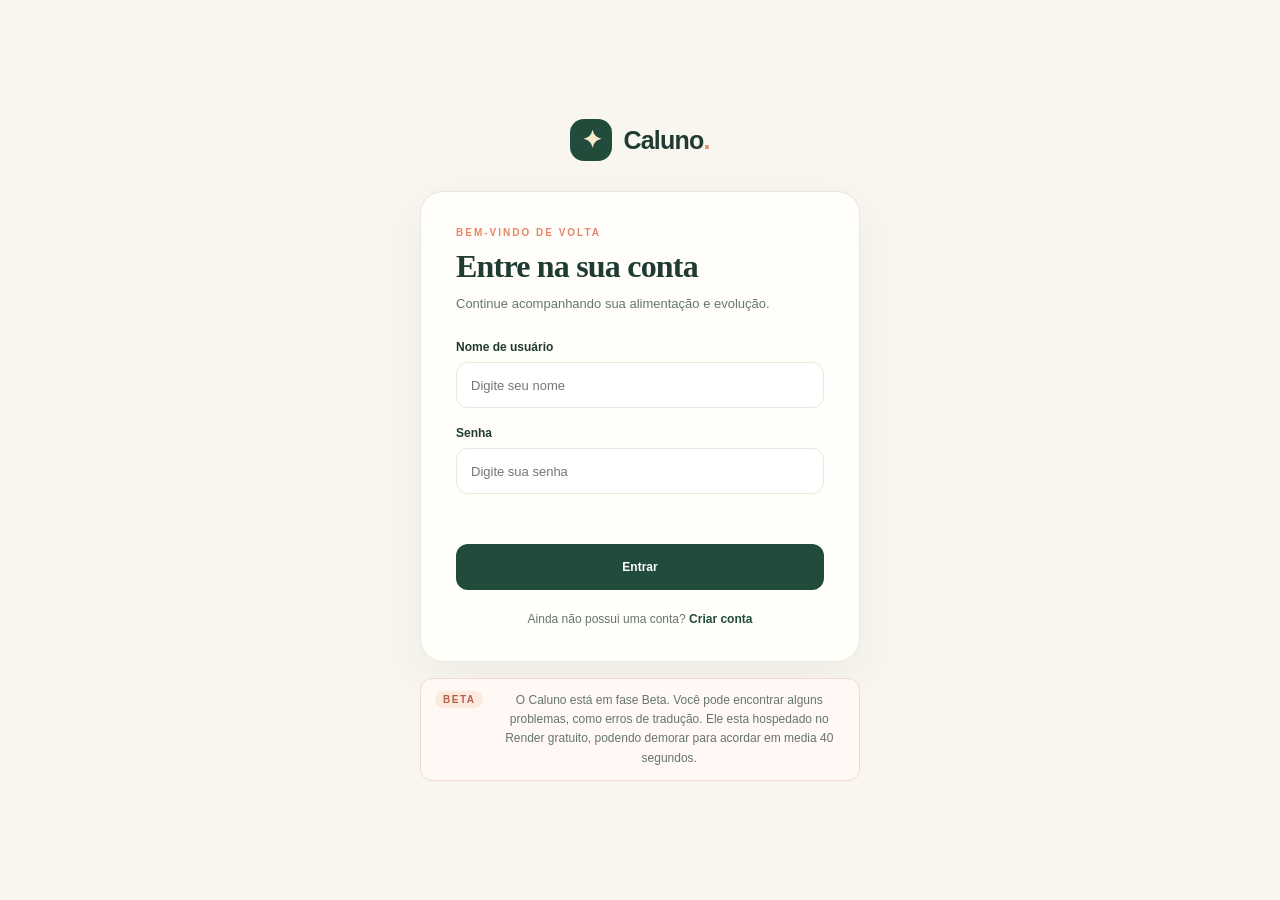
<file: frontend/index.html>
<!DOCTYPE html>
<html lang="pt-BR">
<head>
  <meta charset="UTF-8">
  <meta name="viewport" content="width=device-width, initial-scale=1.0">
  <meta name="theme-color" content="#214c3b">
  <title>Caluno — Diário alimentar</title>
  <link rel="preconnect" href="https://fonts.googleapis.com">
  <link rel="preconnect" href="https://fonts.gstatic.com" crossorigin>
  <link href="https://fonts.googleapis.com/css2?family=DM+Sans:wght@400;500;600;700&family=Fraunces:opsz,wght@9..144,600;9..144,700&display=swap" rel="stylesheet">
  <link rel="stylesheet" href="css/style.css">
  <script src="js/config.js"></script>
  <script src="js/api.js" defer></script>
  <script src="js/logout.js" defer></script>
  <script src="js/app.js" defer></script>
</head>
<body>
  <div class="page">
    <header class="header">
      <a class="logo" href="#" aria-label="Caluno início">
        <span class="logo-icon" aria-hidden="true">✳</span>
        <span>caluno<span class="logo-dot">.</span></span>
      </a>
      <span class="header-tag">COMA COM CONSCIÊNCIA</span>

      <div>
        <a class="account-button" href="conta.html" title="Area do usuario">
          <span class="account-avatar" id="account-avatar">U</span>
          <span class="account-label" id="account-label">Minha conta</span>
        </a>

        <button class="logout-button" type="button" id="logout-button">Sair</button>

      </div>

      <!--<button class="account-button" type="button" id="profile-button" title="Área do usuário">
        <span class="account-avatar">U</span>
        <span class="account-label">Minha conta></span>
      </button>-->

      
    </header>

    <main class="content">
      <section class="welcome">
        <p class="welcome-label">SEU ESPAÇO DE BEM-ESTAR</p>
        <h1>Conheça melhor o que vai no seu prato.</h1>
        <p class="welcome-text">Encontre alimentos, registre suas porções e acompanhe sua alimentação de um jeito simples.</p>
      </section>

      <section class="summary" aria-label="Resumo nutricional do dia">
        <article class="summary-card summary-card--highlight">
          <div class="summary-title">
            <span class="summary-icon" aria-hidden="true">◒</span>
            <span>CALORIAS CONSUMIDAS</span>
          </div>
          <p class="summary-number"><strong id="daily-calories">—</strong><span>kcal</span></p>
          <p class="summary-note" id="summary-date">Resumo de hoje</p>
        </article>
        <article class="summary-card">
          <div class="summary-title">
            <span class="summary-icon summary-icon--soft" aria-hidden="true">＋</span>
            <span>ALIMENTOS REGISTRADOS</span>
          </div>
          <p class="summary-number"><strong id="food-count">0</strong><span>itens</span></p>
          <p class="summary-note">No seu diário de hoje</p>
        </article>
        <article class="summary-card">
          <div class="summary-title">
            <span class="summary-icon summary-icon--soft" aria-hidden="true">◷</span>
            <span>DATA DO REGISTRO</span>
          </div>
          <label class="date-field-label" for="diary-date">Consultar outro dia</label>
          <input id="diary-date" class="date-field" type="date">
        </article>
      </section>

      <div class="steps">
        <section class="card search-card" aria-labelledby="search-title">
          <div class="card-header">
            <div>
              <p class="card-step">ETAPA 1</p>
              <h2 id="search-title">Encontre seu alimento</h2>
              <p class="card-description">Pesquise pelo nome do alimento. A busca é feita no catálogo USDA.</p>
            </div>
            <span class="card-icon" aria-hidden="true">⌕</span>
          </div>

          <div class="search-options">
            <label class="form-label" for="search-language">Idioma da busca</label>
            <select id="search-language" class="input">
              <option value="PT">Português</option>
              <option value="EN">English</option>
            </select>
          </div>

          <label class="form-label" for="food-search">Nome do alimento</label>
          <div class="search-box">
            <span class="search-box-icon" aria-hidden="true">⌕</span>
            <input id="food-search" class="input search-input" type="search" placeholder="Ex.: arroz, banana, frango..." autocomplete="off">
            <button id="clear-search" class="search-clear-button" type="button" aria-label="Limpar pesquisa" hidden>×</button>
          </div>

          <p class="form-hint" id="search-hint">
            Quer uma busca mais precisa?
            <button type="button" id="switch-to-english" class="link-button">Pesquisar em inglês</button>
          </p>

          <div class="results-top">
            <span id="results-title">Resultados da pesquisa</span>
            <span id="results-count" class="results-count"></span>
          </div>
          <div id="search-state" class="status-box">
            <span class="status-icon" aria-hidden="true">⌕</span>
            <strong>Comece pesquisando</strong>
            <span>Os alimentos encontrados aparecerão aqui.</span>
          </div>
          <div id="search-results" class="results-list" aria-live="polite"></div>
        </section>

        <section class="card portion-card" aria-labelledby="portion-title">
          <div class="card-header">
            <div>
              <p class="card-step">ETAPA 2</p>
              <h2 id="portion-title">Monte sua porção</h2>
              <p class="card-description">Escolha o alimento e informe quanto você consumiu.</p>
            </div>
            <span class="card-icon card-icon--warm" aria-hidden="true">◒</span>
          </div>

          <div id="no-selection" class="empty-selection">
            <span class="empty-selection-icon" aria-hidden="true">＋</span>
            <strong>Nenhum alimento selecionado</strong>
            <span>Escolha um item nos resultados da pesquisa para continuar.</span>
          </div>

          <div id="selected-food" class="chosen-food" hidden>
            <div class="chosen-food-header">
              <div>
                <span class="chosen-food-label">ALIMENTO SELECIONADO</span>
                <h3 id="selected-name">—</h3>
                <p id="selected-description"></p>
              </div>
              <button id="change-food" class="change-food-button" type="button">Trocar</button>
            </div>

            <form id="portion-form">
              <label class="form-label" for="portion-quantity">Quantidade consumida</label>
              <div class="quantity-box">
                <input id="portion-quantity" class="input quantity-input" type="number" min="0.1" step="any" value="100" required>
                <select id="portion-unit" class="quantity-select" aria-label="Unidade da quantidade">
                  <option value="g">gramas (g)</option>
                </select>
              </div>
              <p class="form-hint">Quando o alimento tiver porção por unidade, você pode escolher unidades.</p>

              <div class="nutrition-box">
                <div>
                  <span class="nutrition-label">ESTIMATIVA DA PORÇÃO</span>
                  <strong id="portion-calories">— <small>kcal</small></strong>
                </div>
                <div class="nutrition-details">
                  <span id="portion-protein">Proteínas: —</span>
                  <span id="portion-carbs">Carboidratos: —</span>
                  <span id="portion-fat">Gorduras: —</span>
                </div>
              </div>
              <button class="button-primary" id="add-food-button" type="submit">
                <span aria-hidden="true">＋</span> Adicionar ao meu diário
              </button>
            </form>
          </div>
          <div id="portion-message" class="card-message" role="status" aria-live="polite"></div>
        </section>
      </div>

      <section class="card diary-card" aria-labelledby="diary-title">
        <div class="diary-header">
          <div>
            <p class="card-step">SEU ACOMPANHAMENTO</p>
            <h2 id="diary-title">Meu diário alimentar</h2>
            <p class="card-description">Tudo o que você registrou na data selecionada.</p>
          </div>
          <div class="diary-total">
            <span>TOTAL DO DIA</span>
            <strong id="diary-total-calories">— <small>kcal</small></strong>
          </div>
        </div>

        <div class="nutrition-summary">
          <button type="button"
          id="nutrition-toggle"
          class="nutrition-toggle"
          aria-expanded="false"
          aria-controls="nutrition-panel">

          <span class="nutrition-toggle-info">
            <strong>Resumo Nutricional</strong>
            <small>Confira os nutrientes consumidos do dia todo</small>
          </span>

          <span class="nutrition-toggle-action">
            <span id="nutrition-toggle-text">Ver resumo nutricional</span>
            <span id="nutrition-toggle-icon">⌄</span>
          </span>
          </button>

          <div id="nutrition-panel" class="nutrition-panel" hidden>
            <div class="nutrition-grid">

              <article class="nutrition-card nutrition-card--calories">
                <span class="nutrition-card-label"> CALORIAS</span>
                <strong id="nutrition-calories">—</strong>
                <small>kcal</small>
              </article>

              <article class="nutrition-card">
                <span class="nutrition-card-label">CARBOIDRATOS</span>
                <strong id="nutrition-carbs">—</strong>
                <small>g</small>
            </article>

            <article class="nutrition-card">
                <span class="nutrition-card-label">PROTEÍNAS</span>
                <strong id="nutrition-protein">—</strong>
                <small>g</small>
            </article>

            <article class="nutrition-card">
                <span class="nutrition-card-label">GORDURAS</span>
                <strong id="nutrition-fat">—</strong>
                <small>g</small>
            </article>

            <article class="nutrition-card">
                <span class="nutrition-card-label">FIBRAS</span>
                <strong id="nutrition-fiber">—</strong>
                <small>g</small>
            </article>

            <article class="nutrition-card">
                <span class="nutrition-card-label">SÓDIO</span>
                <strong id="nutrition-sodium">—</strong>
                <small>mg</small>
            </article>

            </div>
            
          </div>
        </div>

        <div id="diary-loading" class="status-box status-box--small">
          <span class="spinner" aria-hidden="true"></span>
          <span>Carregando seu diário...</span>
        </div>
        <div id="diary-empty" class="status-box" hidden>
          <span class="status-icon" aria-hidden="true">♡</span>
          <strong>Seu diário ainda está vazio</strong>
          <span>Adicione um alimento para começar a acompanhar seu dia.</span>
        </div>
        <div id="diary-error" class="diary-error" hidden>
          <p>Não foi possível carregar os registros.</p>
          <button class="button-secondary" id="retry-diary" type="button">Tentar novamente</button>
        </div>
        <div id="diary-list" class="diary-list"></div>
      </section>

      <p id="global-message" class="page-message" role="status" aria-live="polite"></p>
      <footer class="footer">Os valores nutricionais são estimativas com base nos dados disponíveis na fonte consultada.</footer>
    </main>
  </div>
</body>
</html>
</file>
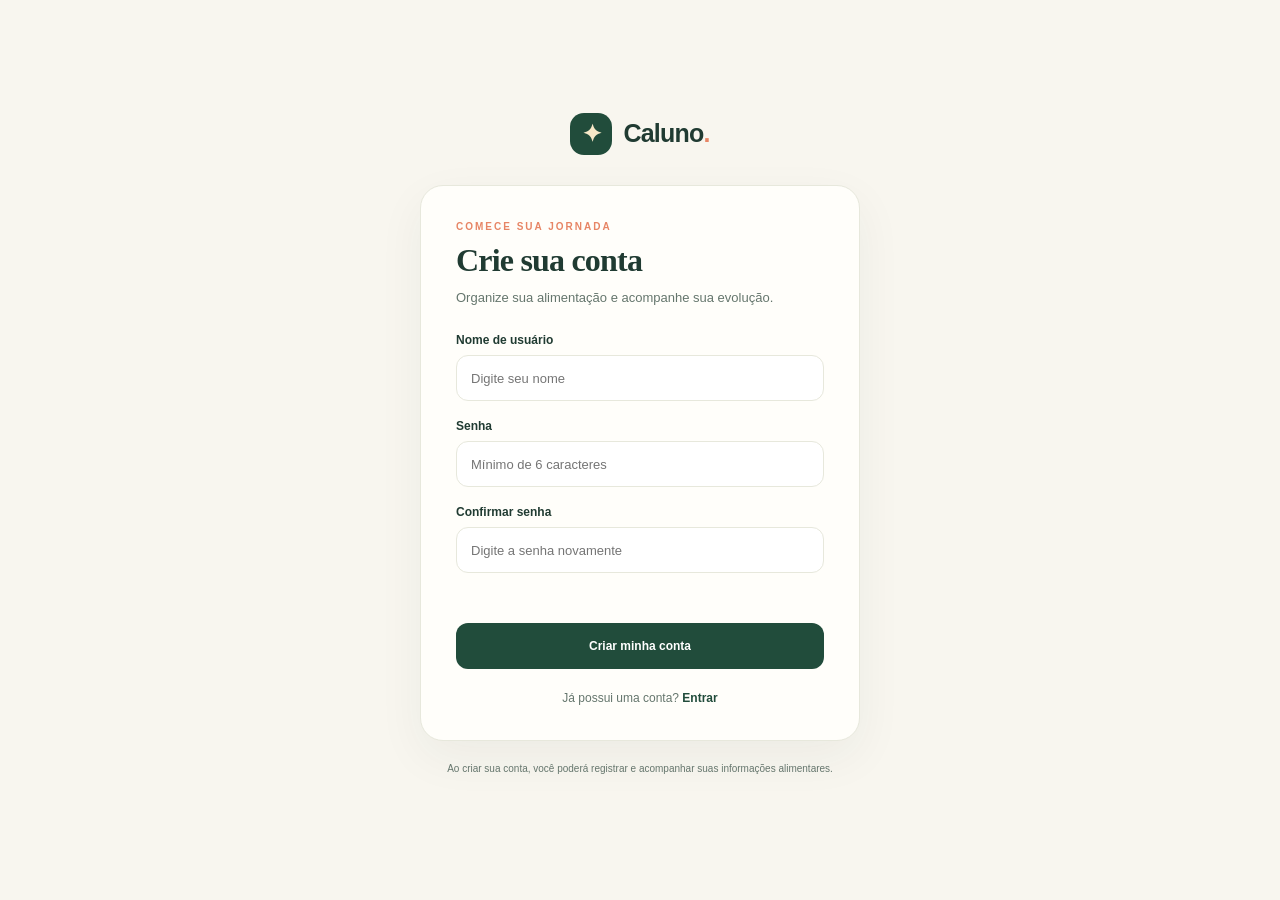
<file: frontend/cadastro.html>
<!DOCTYPE html>
<html lang="pt-BR">
<head>
    <meta charset="UTF-8">
    <meta name="viewport" content="width=device-width, initial-scale=1.0">

    <title>Criar conta | Caluno</title>

    <!-- CSS que já existe no projeto -->
    <link rel="stylesheet" href="css/style.css">

    <!-- CSS específico de login e cadastro -->
    <link rel="stylesheet" href="css/autenticacao.css">

    <!-- JavaScript do cadastro -->
    <script src="js/config.js"></script>
    <script src="js/cadastro.js" defer></script>
</head>

<body class="auth-page">

    <main class="auth-container">

        <a href="index.html" class="logo">
            <span class="logo-icon">✦</span>
            <span>Caluno<span class="logo-dot">.</span></span>
        </a>

        <section class="auth-card">

            <p class="auth-label">COMECE SUA JORNADA</p>

            <h1>Crie sua conta</h1>

            <p class="auth-description">
                Organize sua alimentação e acompanhe sua evolução.
            </p>

            <form id="cadastro-form">

                <div class="auth-field">
                    <label for="nome">Nome de usuário</label>

                    <input
                        type="text"
                        id="nome"
                        name="nome"
                        placeholder="Digite seu nome"
                        required
                        autocomplete="username"
                    >
                </div>

                <div class="auth-field">
                    <label for="senha">Senha</label>

                    <input
                        type="password"
                        id="senha"
                        name="senha"
                        placeholder="Mínimo de 6 caracteres"
                        minlength="6"
                        required
                        autocomplete="new-password"
                    >
                </div>

                <div class="auth-field">
                    <label for="confirmar-senha">Confirmar senha</label>

                    <input
                        type="password"
                        id="confirmar-senha"
                        name="confirmar-senha"
                        placeholder="Digite a senha novamente"
                        minlength="6"
                        required
                        autocomplete="new-password"
                    >
                </div>

                <p id="cadastro-mensagem" class="auth-message"
                   aria-live="polite"></p>

                <button type="submit" class="button-primary" id="cadastro-botao">
                    Criar minha conta
                </button>

            </form>

            <p class="auth-footer">
                Já possui uma conta?
                <a href="login.html">Entrar</a>
            </p>

        </section>

        <p class="auth-legal">
            Ao criar sua conta, você poderá registrar e acompanhar
            suas informações alimentares.
        </p>

    </main>

</body>
</html>
</file>
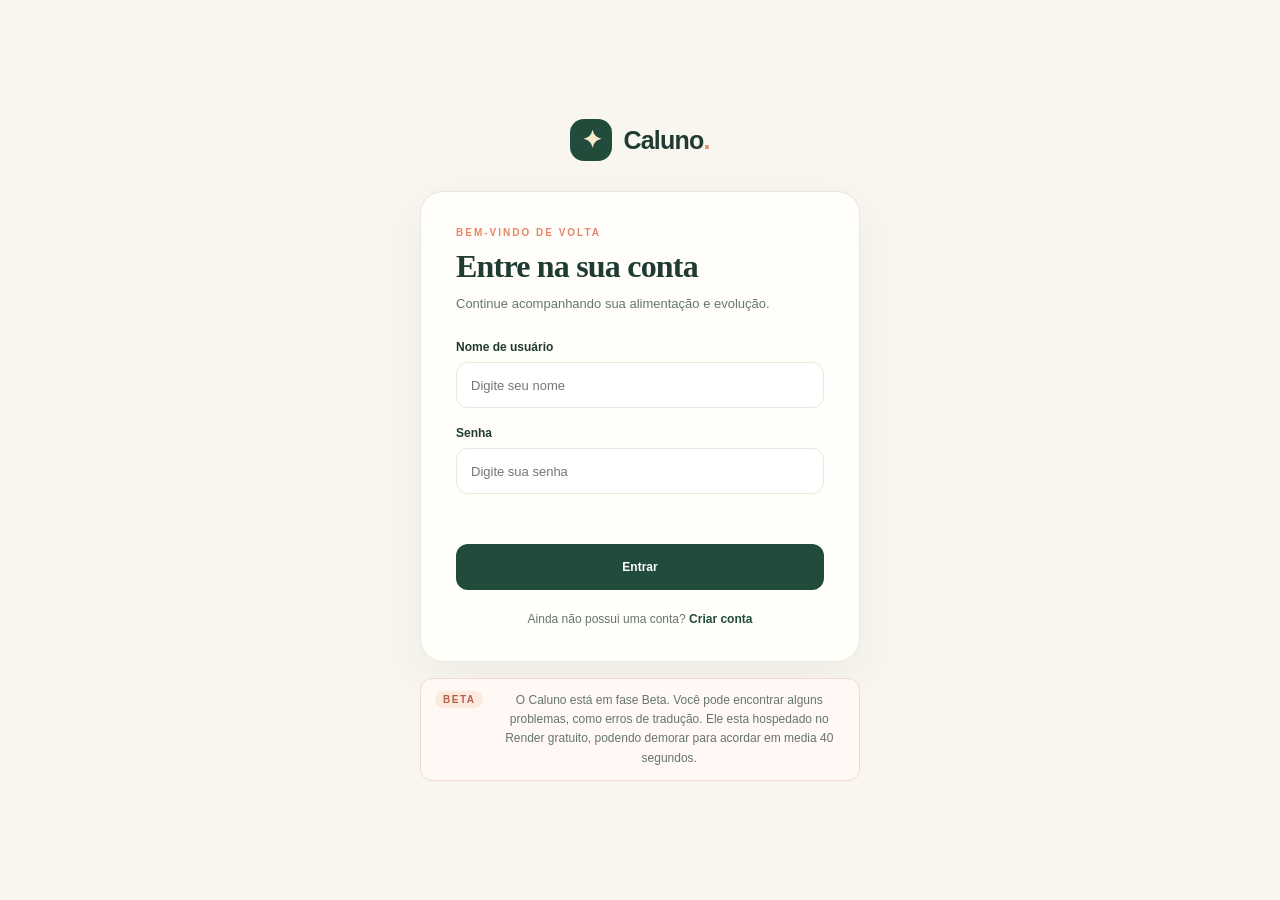
<file: frontend/conta.html>
```html
<!DOCTYPE html>
<html lang="pt-BR">
<head>
    <meta charset="UTF-8">
    <meta name="viewport" content="width=device-width, initial-scale=1.0">
    <meta name="theme-color" content="#214c3b">

    <title>Caluno — Minha conta</title>

    <link rel="preconnect" href="https://fonts.googleapis.com">
    <link rel="preconnect" href="https://fonts.gstatic.com" crossorigin>
    <link href="https://fonts.googleapis.com/css2?family=DM+Sans:wght@400;500;600;700&family=Fraunces:opsz,wght@9..144,600;9..144,700&display=swap" rel="stylesheet">

    <link rel="stylesheet" href="css/style.css">
    <link rel="stylesheet" href="css/conta.css">

    <script src="js/config.js"></script>
    <script src="js/api.js" defer></script>
    <script src="js/conta.js" defer></script>
</head>

<body>
    <div class="page">

        <header class="header">
            <a class="logo" href="index.html" aria-label="Voltar ao Caluno">
                <span class="logo-icon" aria-hidden="true">✳</span>
                <span>caluno<span class="logo-dot">.</span></span>
            </a>

            <span class="header-tag">MINHA CONTA</span>

            <a class="account-back" href="index.html">
                Voltar ao diário
            </a>
        </header>

        <main class="account-content">

            <section class="account-welcome">
                <p class="welcome-label">GERENCIAMENTO</p>
                <h1>Minha conta</h1>
                <p>Gerencie suas informações e preferências no Caluno.</p>
            </section>

            <section class="account-card">

                <div class="account-section-title">
                    <div>
                        <p class="card-step">SEUS DADOS</p>
                        <h2>Informações da conta</h2>
                    </div>
                    <span class="account-section-icon">♙</span>
                </div>

                <div class="account-user">
                    <div class="account-user-avatar" id="account-avatar">U</div>

                    <div>
                        <span class="account-info-label">NOME DE USUÁRIO</span>
                        <strong id="account-username">Carregando...</strong>
                    </div>
                </div>

            </section>

            <section class="account-card account-danger">

                <div class="account-section-title">
                    <div>
                        <p class="card-step">ZONA DE PERIGO</p>
                        <h2>Excluir minha conta</h2>
                    </div>
                    <span class="account-section-icon danger-icon">!</span>
                </div>

                <p class="account-description">
                    Se você não deseja mais utilizar o Caluno, poderá excluir
                    sua conta permanentemente.
                </p>

                <div class="danger-warning">
                    <strong> Atenção: essa ação é permanente.</strong>
                    <p>
                        Seus dados e registros associados à conta poderão ser
                        removidos. Depois da exclusão, não será possível
                        recuperar sua conta.
                    </p>
                </div>

                <button type="button" class="delete-account-button" id="open-delete-modal">
                    Excluir minha conta
                </button>

            </section>

            <p id="account-message" class="account-message" role="status" aria-live="polite"></p>

        </main>

        <!-- Modal de confirmação -->
        <div class="modal-overlay" id="delete-modal" hidden>

            <section class="delete-modal"
                     role="dialog"
                     aria-modal="true"
                     aria-labelledby="modal-title"
                     aria-describedby="modal-description">

                <div class="modal-icon">!</div>

                <h2 id="modal-title">Tem certeza que deseja excluir?</h2>

                <p id="modal-description">
                    Essa ação não poderá ser desfeita. Sua conta e os dados
                    associados serão excluídos.
                </p>
                <p id="modal-error" class="account-message error" role="alert"></p>

                <div class="modal-actions">
                    <button type="button" class="cancel-delete-button" id="cancel-delete">
                        Cancelar
                    </button>

                    <button type="button" class="confirm-delete-button" id="confirm-delete">
                        Sim, excluir conta
                    </button>
                </div>

            </section>

        </div>

        <footer class="footer">
            Caluno — Cuide da sua alimentação com consciência.
        </footer>

    </div>
</body>
</html>
```
</file>
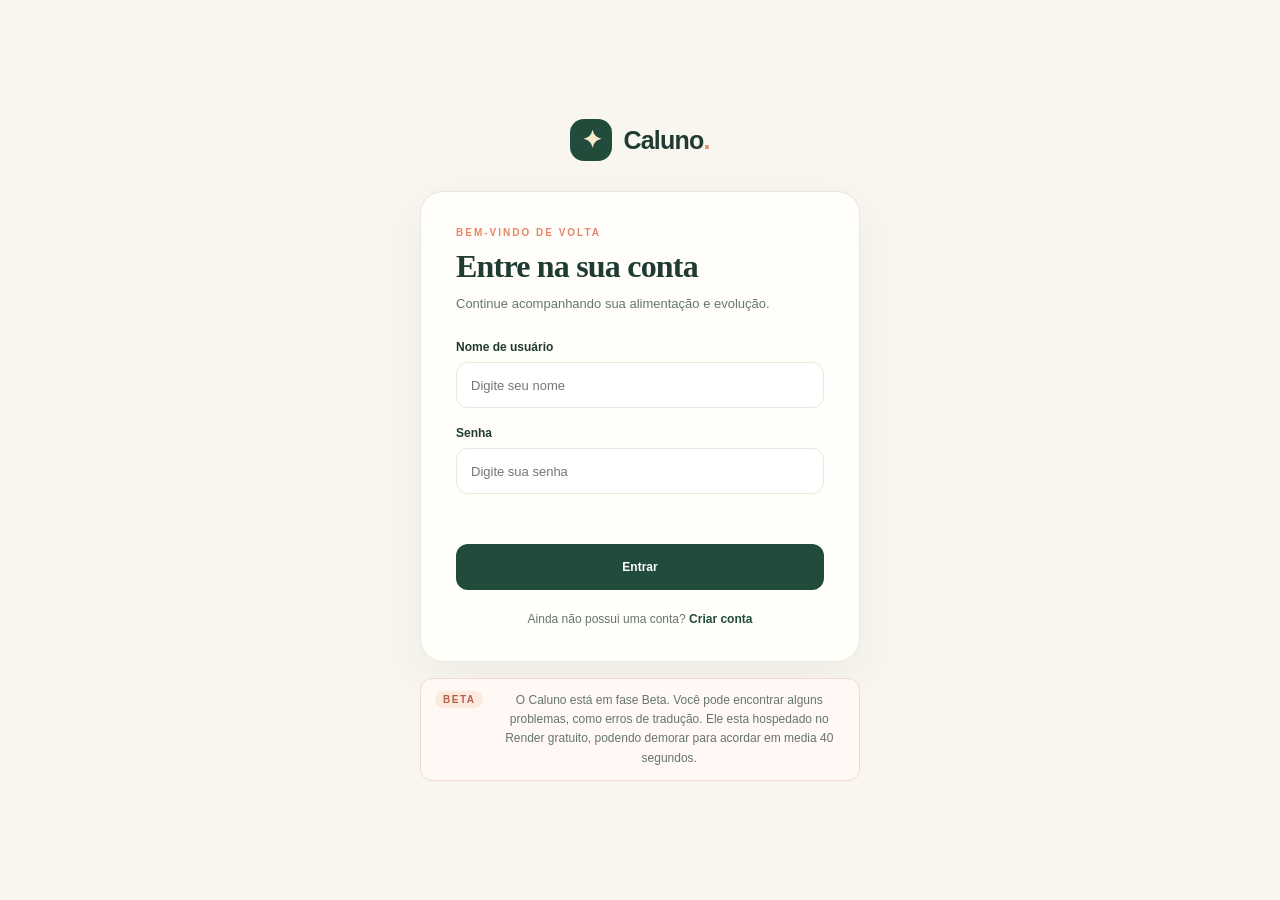
<file: frontend/login.html>
<!DOCTYPE html>
<html lang="pt-BR">
<head>
    <meta charset="UTF-8">
    <meta name="viewport" content="width=device-width, initial-scale=1.0">

    <title>Entrar | Caluno</title>

    <link rel="stylesheet" href="css/style.css">
    <link rel="stylesheet" href="css/autenticacao.css">

    <script src="js/config.js"></script>
    <script src="js/login.js" defer></script>
</head>

<body class="auth-page">

    <main class="auth-container">

        <a href="index.html" class="logo">
            <span class="logo-icon">✦</span>
            <span>Caluno<span class="logo-dot">.</span></span>
        </a>

        <section class="auth-card">

            <p class="auth-label">BEM-VINDO DE VOLTA</p>

            <h1>Entre na sua conta</h1>

            <p class="auth-description">
                Continue acompanhando sua alimentação e evolução.
            </p>

            <form id="login-form">

                <div class="auth-field">
                    <label for="nome">Nome de usuário</label>

                    <input
                        type="text"
                        id="nome"
                        name="nome"
                        placeholder="Digite seu nome"
                        autocomplete="username"
                        required
                    >
                </div>

                <div class="auth-field">
                    <label for="senha">Senha</label>

                    <input
                        type="password"
                        id="senha"
                        name="senha"
                        placeholder="Digite sua senha"
                        autocomplete="current-password"
                        required
                    >
                </div>

                <div id="login-carregando" class="auth-loading" role="status" aria-live="polite" hidden>
                    <span class="spinner" aria-hidden="true"></span>
                    <p id="login-carregando-texto"></p>
                </div>

                <p id="login-mensagem" class="auth-message"
                   aria-live="polite"></p>

                <button type="submit" id="login-botao" class="button-primary">
                    Entrar
                </button>

            </form>

            <p class="auth-footer">
                Ainda não possui uma conta?
                <a href="cadastro.html">Criar conta</a>
            </p>

        </section>

       <aside class="beta-notice" role="note">
        <span class="beta-badge">BETA</span>
        <p>O Caluno está em fase Beta. Você pode encontrar alguns problemas, como erros de tradução. Ele esta hospedado no Render gratuito, podendo demorar para acordar em media 40 segundos.</p>
       </aside>

    </main>

</body>
</html>
</file>
<file: frontend/css/style.css>
:root {
  --green-900: #203b32;
  --green-800: #214c3b;
  --green-700: #356b52;
  --green-100: #eaf2e9;
  --green-50: #f1f6ee;
  --cream: #f8f6ef;
  --paper: #fffefa;
  --ink-muted: #65766d;
  --line: #e7e8dc;
  --accent: #e78565;
  --accent-soft: #fce9df;
  --danger: #ad4738;
  --shadow: 0 16px 48px rgba(32, 59, 50, .055);
}
* { box-sizing: border-box; }
body {
  margin: 0;
  min-width: 320px;
  color: var(--green-900);
  font-family: "DM Sans", Arial, sans-serif;
  background: var(--cream);
}
button, input { font: inherit; }
button { cursor: pointer; }
button:disabled { cursor: not-allowed; opacity: .6; }
button:focus-visible, input:focus-visible {
  outline: 3px solid rgba(231, 133, 101, .65);
  outline-offset: 2px;
}
[hidden] { display: none !important; }
.page {
  min-height: 100vh;
  background:
    radial-gradient(circle at 94% 3%, rgba(245, 217, 186, .62), transparent 24rem),
    var(--cream);
}
.header, .content { width: min(1160px, calc(100% - 48px)); margin: 0 auto; }
.header {
  min-height: 92px;
  display: flex;
  align-items: center;
  gap: 18px;
  border-bottom: 1px solid rgba(32, 59, 50, .08);
}
.logo {
  display: inline-flex;
  align-items: center;
  gap: 11px;
  color: var(--green-900);
  text-decoration: none;
  font-size: 25px;
  font-weight: 700;
  letter-spacing: -.8px;
}
.logo-icon {
  display: grid;
  width: 42px;
  height: 42px;
  place-items: center;
  border-radius: 14px;
  color: #f7e9c8;
  background: var(--green-800);
  font-size: 24px;
}
.logo-dot { color: var(--accent); }
.header-tag {
  margin-left: auto;
  padding: 8px 13px;
  border-radius: 30px;
  color: #2c6347;
  background: #e9f1e7;
  font-size: 15px;
  font-weight: 800;
  letter-spacing: 1.2px;
}
.account-button {
  display: flex;
  align-items: center;
  gap: 9px;
  padding: 5px 10px 5px 5px;
  border: 1px solid var(--line);
  border-radius: 30px;
  color: var(--green-900);
  background: var(--paper);
  font-size: 15px;
  font-weight: 600;
}
.account-avatar {
  display: grid;
  width: 30px;
  height: 30px;
  place-items: center;
  border-radius: 50%;
  color: white;
  background: var(--green-800);
}
.content { padding: 42px 0 30px; }
.welcome { max-width: 690px; margin-bottom: 30px; }
.welcome-label, .card-step {
  margin: 0 0 10px;
  color: #b66046;
  font-size: 10px;
  font-weight: 700;
  letter-spacing: 2px;
}
h1, h2, h3, p { margin-top: 0; }
h1, h2 { font-family: "Fraunces", Georgia, serif; }
h1 {
  max-width: 650px;
  margin-bottom: 10px;
  font-size: clamp(32px, 4vw, 43px);
  line-height: 1.13;
  letter-spacing: -.8px;
}
.welcome-text, .card-description {
  margin-bottom: 0;
  color: var(--ink-muted);
  line-height: 1.6;
}
.welcome-text { max-width: 590px; font-size: 16px; }
.summary {
  display: grid;
  grid-template-columns: 1.2fr 1fr 1fr;
  gap: 16px;
  margin-bottom: 22px;
}
.summary-card, .card {
  border: 1px solid var(--line);
  border-radius: 23px;
  background: var(--paper);
  box-shadow: var(--shadow);
}
.summary-card { min-height: 145px; padding: 20px 22px; }
.summary-card--highlight { color: white; border-color: var(--green-800); background: var(--green-800); }
.summary-title {
  display: flex;
  align-items: center;
  gap: 9px;
  color: var(--ink-muted);
  font-size: 13.5px;
  font-weight: 700;
  letter-spacing: 1.2px;
}
.summary-card--highlight .summary-title { color: rgba(255,255,255,.76); }
.summary-icon {
  display: grid;
  width: 28px;
  height: 28px;
  place-items: center;
  border-radius: 9px;
  color: #f7e9c8;
  background: rgba(255,255,255,.13);
  font-size: 20px;
}
.summary-icon--soft { color: var(--green-700); 
  background: var(--green-100); }
.summary-number { display: flex; align-items: baseline; gap: 8px; margin: 13px 0 2px; }
.summary-number strong { font-size: 34px; line-height: 1; letter-spacing: -1px; }
.summary-number span { color: var(--ink-muted); font-size: 13px; }
.summary-card--highlight .summary-number span { color: rgba(255,255,255,.78); }
.summary-note { margin: 7px 0 0; color: var(--ink-muted); font-size: 11px; }
.summary-card--highlight .summary-note { color: rgba(255,255,255,.7); }
.date-field-label { display: block; margin: 11px 0 5px; color: var(--ink-muted); font-size: 11px; }
.date-field {
  width: 100%;
  max-width: 190px;
  padding: 7px 9px;
  border: 1px solid var(--line);
  border-radius: 9px;
  color: var(--green-900);
  background: white;
  font-size: 15px;
}
.steps {
  display: grid;
  grid-template-columns: minmax(0, 1fr) minmax(0, 1fr);
  gap: 20px;
  align-items: stretch;
}
.card { padding: 25px; }
.card-header { display: flex; justify-content: space-between; gap: 14px; margin-bottom: 24px; }
.card-header h2, .diary-header h2 { margin-bottom: 6px; font-size: 25px; line-height: 1.15; }
.card-description { font-size: 13px; }
.card-icon {
  flex: 0 0 43px;
  display: grid;
  width: 43px;
  height: 43px;
  place-items: center;
  border-radius: 15px;
  color: var(--green-800);
  background: var(--green-100);
  font-size: 30px;
}
.card-icon--warm { color: #b66046; background: var(--accent-soft); }
.form-label { display: block; margin-bottom: 8px; color: var(--green-900); font-size: 15px; font-weight: 700; }
.search-box { position: relative; display: flex; align-items: center; }
.search-box-icon { position: absolute; left: 14px; color: var(--ink-muted); font-size: 23px; }
.input {
  width: 100%;
  min-width: 0;
  padding: 13px 14px;
  border: 1px solid #d8ded3;
  border-radius: 12px;
  outline: none;
  color: var(--green-900);
  background: white;
  transition: border-color .18s, box-shadow .18s;
}
.input:focus { border-color: var(--green-700); box-shadow: 0 0 0 3px rgba(53,107,82,.12); }
.search-input { padding-left: 43px; padding-right: 42px; }
.search-clear-button { position: absolute; right: 9px; width: 28px; height: 28px; border: 0; border-radius: 50%; color: var(--ink-muted); background: #f1f3ed; font-size: 19px; }
.form-hint { margin: 7px 0 0; color: var(--ink-muted); font-size: 11px; line-height: 1.5; }
.results-top { display: flex; justify-content: space-between; margin: 24px 0 10px; color: var(--green-900); font-size: 12px; font-weight: 700; }
.results-count { color: var(--ink-muted); font-size: 11px; font-weight: 500; }
.results-list { display: grid; gap: 8px; max-height: 350px; overflow-y: auto; padding-right: 3px; }
.food-item {
  display: flex;
  align-items: center;
  justify-content: space-between;
  gap: 12px;
  width: 100%;
  padding: 12px 13px;
  border: 1px solid var(--line);
  border-radius: 12px;
  text-align: left;
  color: var(--green-900);
  background: #fff;
  transition: background .16s, border-color .16s, transform .16s;
}
.food-item:hover, .food-item[aria-pressed="true"] { border-color: #8eaa91; background: var(--green-50); }
.food-item:hover { transform: translateY(-1px); }
.food-item-name { display: block; font-size: 15px; font-weight: 700; line-height: 1.4; }
.food-item-code { display: block; margin-top: 3px; color: var(--ink-muted); font-size: 12px; }
.food-item-kcal { flex: 0 0 auto; color: var(--green-700); font-size: 12px; font-weight: 700; }
.status-box {
  display: flex;
  min-height: 180px;
  flex-direction: column;
  align-items: center;
  justify-content: center;
  gap: 7px;
  padding: 22px;
  border: 1px dashed #dfe4d8;
  border-radius: 15px;
  color: var(--ink-muted);
  text-align: center;
  font-size: 12px;
}
.status-box strong { color: var(--green-900); font-size: 15px; }
.status-icon { color: #91a28e; font-size: 30px; }
.status-box--small { min-height: 90px; flex-direction: row; border: 0; }
.empty-selection {
  display: flex;
  min-height: 240px;
  flex-direction: column;
  align-items: center;
  justify-content: center;
  gap: 9px;
  padding: 24px;
  border: 1px dashed #dfe4d8;
  border-radius: 16px;
  color: var(--ink-muted);
  text-align: center;
  font-size: 14px;
  line-height: 1.5;
}
.empty-selection strong { color: var(--green-900); font-size: 13px; }
.empty-selection-icon { display: grid; width: 44px; height: 44px; place-items: center; border-radius: 50%; color: var(--green-700); background: var(--green-100); font-size: 24px; }
.chosen-food { padding: 18px; border-radius: 16px; background: #f4f7f0; }
.chosen-food-header { display: flex; justify-content: space-between; gap: 10px; padding-bottom: 15px; border-bottom: 1px solid #e0e8dc; }
.chosen-food-label, .nutrition-label { color: var(--ink-muted); font-size: 11px; font-weight: 700; letter-spacing: 1.1px; }
.chosen-food h3 { margin: 6px 0 3px; font-size: 17px; line-height: 1.35; }
.chosen-food-header p { margin: 0; color: var(--ink-muted); font-size: 13px; }
.change-food-button { align-self: flex-start; padding: 6px 9px; border: 0; border-radius: 8px; color: var(--green-700); background: #e6eee3; font-size: 11px; font-weight: 700; }
#portion-form { padding-top: 16px; }
.quantity-box { display: flex; overflow: hidden; border: 1px solid #d8ded3; border-radius: 12px; background: white; }
.quantity-input { border: 0; border-radius: 0; }
.quantity-input:focus { box-shadow: none; }
.quantity-unit { display: flex; align-items: center; padding: 0 13px; border-left: 1px solid var(--line); color: var(--ink-muted); background: #fafbf8; font-size: 11px; white-space: nowrap; }
.nutrition-box { display: flex; justify-content: space-between; align-items: center; gap: 15px; margin: 20px 0 16px; padding: 15px; border: 1px solid #e5eadd; border-radius: 13px; background: rgba(255,255,255,.72); }
.nutrition-label { display: block; margin-bottom: 5px; }
.nutrition-box strong { color: var(--green-800); font-size: 25px; letter-spacing: -.5px; }
.nutrition-box small { font-size: 11px; font-weight: 500; }
.nutrition-details { display: grid; gap: 4px; color: var(--ink-muted); font-size: 10px; text-align: right; }
.button-primary, .button-secondary {
  display: inline-flex;
  align-items: center;
  justify-content: center;
  gap: 8px;
  min-height: 46px;
  padding: 12px 18px;
  border: 0;
  border-radius: 12px;
  font-size: 12px;
  font-weight: 700;
  transition: background .18s, transform .18s;
}
.button-primary { width: 100%; color: white; background: var(--green-800); }
.button-primary:hover { background: #173d2e; transform: translateY(-1px); }
.button-primary span { font-size: 18px; }
.button-secondary { color: var(--green-800); background: var(--green-100); }
.card-message { min-height: 18px; padding-top: 9px; color: var(--green-700); font-size: 13px; }
.card-message.error, .page-message.error { color: var(--danger); }
.diary-card { margin-top: 20px; }
.diary-header { display: flex; align-items: center; justify-content: space-between; gap: 20px; margin-bottom: 20px; }
.diary-total { min-width: 145px; padding: 12px 16px; border-radius: 13px; text-align: right; background: var(--green-50); }
.diary-total span { display: block; color: var(--ink-muted); font-size: 11px; font-weight: 700; letter-spacing: 1px; }
.diary-total strong { display: block; margin-top: 4px; color: var(--green-800); font-size: 23px; }
.diary-total small { font-size: 12px; font-weight: 500; }
.diary-list { display: grid; gap: 9px; }
.diary-item { display: flex; align-items: center; gap: 15px; padding: 13px 15px; border: 1px solid var(--line); border-radius: 13px; background: #fff; }
.diary-item-icon { display: grid; flex: 0 0 38px; width: 38px; height: 38px; place-items: center; border-radius: 12px; color: var(--green-700); background: var(--green-100); font-size: 17px; }
.diary-item-info { flex: 1; min-width: 0; }
.diary-item-info strong { display: block; overflow: hidden; color: var(--green-900); font-size: 14px; text-overflow: ellipsis; white-space: nowrap; }
.diary-item-info span { display: block; margin-top: 4px; color: var(--ink-muted); font-size: 10px; }
.diary-item-kcal { flex: 0 0 auto; color: var(--green-800); font-size: 12px; font-weight: 700; white-space: nowrap; }
.diary-item-delete { display: grid; flex: 0 0 31px; width: 31px; height: 31px; place-items: center; border: 0; border-radius: 9px; color: #a64f3e; background: transparent; font-size: 17px; }
.diary-item-delete:hover { background: var(--accent-soft); }
.diary-error { padding: 20px; border-radius: 13px; color: var(--danger); background: #fff4ef; text-align: center; font-size: 12px; }
.diary-error p { margin-bottom: 12px; }
.spinner { width: 17px; height: 17px; border: 2px solid #dce5d9; border-top-color: var(--green-700); border-radius: 50%; animation: spin .8s linear infinite; }
@keyframes spin { to { transform: rotate(360deg); } }
.page-message { min-height: 18px; margin: 17px 0 0; color: var(--green-700); text-align: center; font-size: 12px; }
.footer { padding: 8px 0 20px; color: var(--ink-muted); text-align: center; font-size: 10px; }

.search-options{
  margin-bottom: 12px;
}

.link-button{
  background: none;
  border: none;
  padding: 0;
  color: #214c3b;
  text-decoration: underline;
  cursor: pointer;
  font: inherit;
}

.form-hint[hidden]{
  display: none;
}

.quantity-select {
  padding: 0 13px;
  border: 0;
  border-left: 1px solid var(--line, #ddd);
  color: var(--ink-muted, #555);
  background: #fafbf8;
  font-size: 14px;
}

.diary-item-nutrients {
  display: flex;
  flex-wrap: wrap;
  gap: 6px;
  margin-top: 6px;
}

.diary-item-nutrients span {
  padding: 2px 8px;
  border-radius: 999px;
  background: #eef3ee;
  font-size: 13px;
}

.diary-macros {
  margin: 0 0 16px;
  font-size: 12px;
  color: #555;
}

.diary-macros {
  margin: 0 0 16px;
  padding: 10px 14px;
  border-radius: 12px;
  background: var(--green-50);
  color: var(--ink-muted);
  font-size: 15px;
  line-height: 1.6;
}

.diary-macros:empty{
  display: none;
}

.account-actions {
    display: flex;
    align-items: center;
    gap: 10px;
}

.account-button {
    text-decoration: none;
    white-space: nowrap;
}

.logout-button {
    padding: 9px 15px;
    border: 1px solid #e7e8dc;
    border-radius: 30px;
    color: var(--danger);
    background: var(--paper);
    font-size: 12px;
    font-weight: 700;
    transition: background .18s, border-color .18s;
}

.logout-button:hover {
    background: #fff4ef;
    border-color: #e8c5ba;
}


/* ---------- Resumo nutricional expansível ---------- */

.nutrition-summary {
    margin-bottom: 20px;
    border: 1px solid var(--line);
    border-radius: 16px;
    overflow: hidden;
    background: var(--paper);
}

.nutrition-toggle {
    display: flex;
    width: 100%;
    align-items: center;
    justify-content: space-between;
    gap: 15px;
    padding: 17px 19px;
    border: none;
    color: var(--green-900);
    background: transparent;
    text-align: left;
}

.nutrition-toggle:hover {
    background: var(--green-50);
}

.nutrition-toggle-info {
    display: grid;
    gap: 4px;
}

.nutrition-toggle-info strong {
    font-size: 16px;
}

.nutrition-toggle-info small {
    color: var(--ink-muted);
    font-size: 13px;
}

.nutrition-toggle-action {
    display: flex;
    align-items: center;
    gap: 10px;
    color: var(--green-700);
    font-size: 12px;
    font-weight: 700;
    white-space: nowrap;
}

#nutrition-toggle-icon {
    font-size: 20px;
    transition: transform .2s ease;
}

.nutrition-toggle[aria-expanded="true"] #nutrition-toggle-icon {
    transform: rotate(180deg);
}

.nutrition-panel {
    padding: 0 16px 16px;
}

.nutrition-grid {
    display: grid;
    grid-template-columns: repeat(2, minmax(0, 1fr));
    gap: 10px;
}

.nutrition-card {
    display: flex;
    flex-direction: column;
    gap: 5px;
    min-width: 0;
    padding: 15px;
    border: 1px solid var(--line);
    border-radius: 13px;
    background: #fbfcf8;
}

.nutrition-card-label {
    color: var(--ink-muted);
    font-size: 10px;
    font-weight: 700;
    letter-spacing: 1px;
}

.nutrition-card strong {
    color: var(--green-900);
    font-size: 26px;
    line-height: 1.2;
    letter-spacing: -.6px;
    overflow-wrap: anywhere;
}

.nutrition-card small {
    color: var(--ink-muted);
    font-size: 12px;
}

.nutrition-card--calories {
    border-color: #c8d9c9;
    background: var(--green-50);
}

.nutrition-card--calories strong {
    color: var(--green-800);
    font-size: 29px;
}

/* Ajustes para celulares */

@media (max-width: 560px) {
    .nutrition-toggle {
        align-items: flex-start;
        padding: 15px;
    }

    .nutrition-toggle-action {
        gap: 5px;
        font-size: 10px;
    }

    .nutrition-panel {
        padding: 0 11px 11px;
    }

    .nutrition-grid {
        grid-template-columns: repeat(2, minmax(0, 1fr));
        gap: 8px;
    }

    .nutrition-card {
        padding: 12px;
    }

    .nutrition-card strong {
        font-size: 22px;
    }

    .nutrition-card--calories strong {
        font-size: 25px;
    }
}


@media (max-width: 560px) {
    .account-actions {
        gap: 6px;
    }

    .logout-button {
        padding: 8px 11px;
        font-size: 11px;
    }
}

@media (max-width: 850px) {
  .summary { grid-template-columns: 1fr 1fr; }
  .summary-card:last-child { grid-column: 1 / -1; min-height: 115px; }
  .steps { grid-template-columns: 1fr; }
}
@media (max-width: 560px) {
  .header, .content { width: min(100% - 30px, 1160px); }
  .header { min-height: 76px; }
  .header-tag { display: none; }
  .account-label { display: none; }
  .content { padding-top: 30px; }
  .welcome { margin-bottom: 23px; }
  h1 { font-size: 32px; }
  .welcome-text { font-size: 14px; }
  .summary { grid-template-columns: 1fr 1fr; gap: 10px; }
  .summary-card { min-height: 128px; padding: 15px; }
  .summary-card:last-child { grid-column: 1 / -1; }
  .summary-title { font-size: 8px; letter-spacing: .7px; }
  .summary-number strong { font-size: 29px; }
  .card { padding: 19px; border-radius: 19px; }
  .card-header h2, .diary-header h2 { font-size: 22px; }
  .diary-header { align-items: flex-start; flex-direction: column; }
  .diary-total { width: 100%; text-align: left; }
  .nutrition-box { align-items: flex-start; flex-direction: column; }
  .nutrition-details { text-align: left; }
  .diary-item-kcal { font-size: 11px; }
}
</file>
<file: frontend/css/autenticacao.css>
/* Fundo da página */

.auth-page {
    min-height: 100vh;
    display: flex;
    align-items: center;
    justify-content: center;
    padding: 30px 16px;
    background: var(--cream);
}

/* Área principal */

.auth-container {
    width: 100%;
    max-width: 440px;
    text-align: center;
}

/* Logo */

.auth-container > .logo {
    justify-content: center;
    margin-bottom: 30px;
}

/* Cartão do formulário */

.auth-card {
    padding: 35px;
    border: 1px solid var(--line);
    border-radius: 23px;
    background: var(--paper);
    box-shadow: var(--shadow);
    text-align: left;
}

.auth-label {
    margin-bottom: 10px;
    color: var(--accent);
    font-size: 10px;
    font-weight: 700;
    letter-spacing: 2px;
}

.auth-card h1 {
    margin-bottom: 10px;
    color: var(--green-900);
    font-size: 32px;
}

.auth-description {
    margin-bottom: 25px;
    color: var(--ink-muted);
    font-size: 13px;
    line-height: 1.6;
}

/* Campos */

.auth-field {
    display: grid;
    gap: 8px;
    margin-bottom: 18px;
}

.auth-field label {
    color: var(--green-900);
    font-size: 12px;
    font-weight: 700;
}

.auth-field input {
    width: 100%;
    min-height: 46px;
    padding: 12px 14px;
    border: 1px solid var(--line);
    border-radius: 12px;
    outline: none;
    background: white;
    color: var(--green-900);
    font: inherit;
    font-size: 13px;
}

.auth-field input:focus {
    border-color: var(--green-700);
    box-shadow: 0 0 0 3px rgba(53, 107, 82, .10);
}

/* Mensagens */

.auth-message {
    min-height: 20px;
    margin: 5px 0 12px;
    font-size: 12px;
    color: var(--green-700);
}

.auth-message.error {
    color: var(--danger);
}

/* Rodapé */

.auth-footer {
    margin: 22px 0 0;
    color: var(--ink-muted);
    text-align: center;
    font-size: 12px;
}

.auth-footer a {
    color: var(--green-800);
    font-weight: 700;
    text-decoration: none;
}

.auth-footer a:hover {
    text-decoration: underline;
}

.auth-legal {
    margin-top: 20px;
    color: var(--ink-muted);
    font-size: 10px;
    line-height: 1.6;
}

/* Celulares */

@media (max-width: 480px) {
    .auth-card {
        padding: 25px 20px;
    }

    .auth-card h1 {
        font-size: 28px;
    }
}
.beta-notice {
    display: flex;
    align-items: flex-start;
    gap: 10px;
    width: 100%;
    margin-top: 16px;
    padding: 12px 14px;
    border: 1px solid #f0d9cf;
    border-radius: 12px;
    background: #fff8f4;
}

.beta-badge {
    flex: 0 0 auto;
    padding: 3px 8px;
    border-radius: 30px;
    color: #b66046;
    background: var(--accent-soft);
    font-size: 10px;
    font-weight: 700;
    letter-spacing: 1.5px;
}

.beta-notice p {
    margin: 0;
    color: var(--ink-muted);
    font-size: 12px;
    line-height: 1.6;
}

/* Aviso de "carregando" do login */
.auth-loading {
    display: flex;
    align-items: center;
    gap: 12px;
    margin-bottom: 12px;
    padding: 12px 14px;
    border: 1px solid #c8d9c9;
    border-radius: 12px;
    background: var(--green-50);
}

.auth-loading p {
    margin: 0;
    color: var(--green-800);
    font-size: 12px;
    line-height: 1.5;
}
</file>
<file: frontend/css/conta.css>
/* Área principal da conta */

.account-content {
    width: min(760px, calc(100% - 48px));
    margin: 0 auto;
    padding: 55px 0 35px;
}

.account-welcome {
    margin-bottom: 30px;
}

.account-welcome h1 {
    margin-bottom: 10px;
}

.account-welcome > p:last-child {
    color: var(--ink-muted);
    font-size: 14px;
    line-height: 1.6;
}

/* Link para voltar */

.account-back {
    padding: 10px 15px;
    border: 1px solid var(--line);
    border-radius: 30px;
    color: var(--green-800);
    background: var(--paper);
    font-size: 12px;
    font-weight: 700;
    text-decoration: none;
}

.account-back:hover {
    background: var(--green-50);
}

/* Cartões */

.account-card {
    margin-bottom: 20px;
    padding: 25px;
    border: 1px solid var(--line);
    border-radius: 20px;
    background: var(--paper);
    box-shadow: var(--shadow);
}

.account-section-title {
    display: flex;
    align-items: center;
    justify-content: space-between;
    gap: 15px;
    margin-bottom: 23px;
}

.account-section-title h2 {
    margin-bottom: 0;
    font-family: "Fraunces", Georgia, serif;
    font-size: 23px;
}

.account-section-icon {
    display: grid;
    width: 43px;
    height: 43px;
    place-items: center;
    border-radius: 14px;
    color: var(--green-800);
    background: var(--green-100);
    font-size: 23px;
}

/* Dados do usuário */

.account-user {
    display: flex;
    align-items: center;
    gap: 15px;
    padding: 17px;
    border: 1px solid var(--line);
    border-radius: 14px;
    background: #fafbf8;
}

.account-user-avatar {
    display: grid;
    flex: 0 0 48px;
    width: 48px;
    height: 48px;
    place-items: center;
    border-radius: 50%;
    color: white;
    background: var(--green-800);
    font-size: 20px;
    font-weight: 700;
}

.account-info-label {
    display: block;
    margin-bottom: 5px;
    color: var(--ink-muted);
    font-size: 9px;
    font-weight: 700;
    letter-spacing: 1px;
}

.account-user strong {
    font-size: 14px;
    overflow-wrap: anywhere;
}

/* Exclusão da conta */

.account-danger {
    border-color: #ead8d1;
}

.danger-icon {
    color: var(--danger);
    background: var(--accent-soft);
    font-weight: 700;
}

.account-description {
    margin-bottom: 18px;
    color: var(--ink-muted);
    font-size: 13px;
    line-height: 1.6;
}

.danger-warning {
    margin-bottom: 18px;
    padding: 15px;
    border: 1px solid #f0d9cf;
    border-radius: 12px;
    background: #fff8f4;
}

.danger-warning strong {
    color: var(--danger);
    font-size: 12px;
}

.danger-warning p {
    margin: 7px 0 0;
    color: var(--ink-muted);
    font-size: 11px;
    line-height: 1.6;
}

.delete-account-button {
    min-height: 43px;
    padding: 11px 17px;
    border: 1px solid #e5bcb0;
    border-radius: 11px;
    color: var(--danger);
    background: white;
    font-size: 12px;
    font-weight: 700;
}

.delete-account-button:hover {
    background: #fff4ef;
}

.account-message {
    min-height: 20px;
    color: var(--green-700);
    text-align: center;
    font-size: 12px;
}

.account-message.error {
    color: var(--danger);
}

/* Modal de confirmação */

.modal-overlay {
    position: fixed;
    z-index: 1000;
    inset: 0;
    display: flex;
    align-items: center;
    justify-content: center;
    padding: 20px;
    background: rgba(24, 38, 31, .55);
    backdrop-filter: blur(3px);
}

.modal-overlay[hidden] {
    display: none;
}

.delete-modal {
    width: min(100%, 420px);
    padding: 30px;
    border: 1px solid var(--line);
    border-radius: 20px;
    background: var(--paper);
    box-shadow: 0 20px 70px rgba(0, 0, 0, .18);
    text-align: center;
}

.modal-icon {
    display: grid;
    width: 48px;
    height: 48px;
    margin: 0 auto 17px;
    place-items: center;
    border-radius: 50%;
    color: var(--danger);
    background: var(--accent-soft);
    font-size: 24px;
    font-weight: 700;
}

.delete-modal h2 {
    margin-bottom: 10px;
    font-family: "Fraunces", Georgia, serif;
    font-size: 23px;
}

.delete-modal > p {
    margin-bottom: 24px;
    color: var(--ink-muted);
    font-size: 12px;
    line-height: 1.7;
}

.modal-actions {
    display: flex;
    justify-content: center;
    gap: 10px;
}

.cancel-delete-button,
.confirm-delete-button {
    min-height: 43px;
    padding: 10px 14px;
    border-radius: 10px;
    font-size: 11px;
    font-weight: 700;
}

.cancel-delete-button {
    border: 1px solid var(--line);
    color: var(--green-800);
    background: white;
}

.confirm-delete-button {
    border: 1px solid var(--danger);
    color: white;
    background: var(--danger);
}

.confirm-delete-button:hover {
    background: #913b30;
}

.confirm-delete-button:disabled {
    opacity: .6;
    cursor: wait;
}

@media (max-width: 560px) {
    .account-content {
        width: min(100% - 30px, 760px);
        padding-top: 35px;
    }

    .account-card {
        padding: 19px;
    }

    .account-section-title h2 {
        font-size: 20px;
    }

    .modal-actions {
        flex-direction: column-reverse;
    }

    .cancel-delete-button,
    .confirm-delete-button {
        width: 100%;
    }
}
</file>
